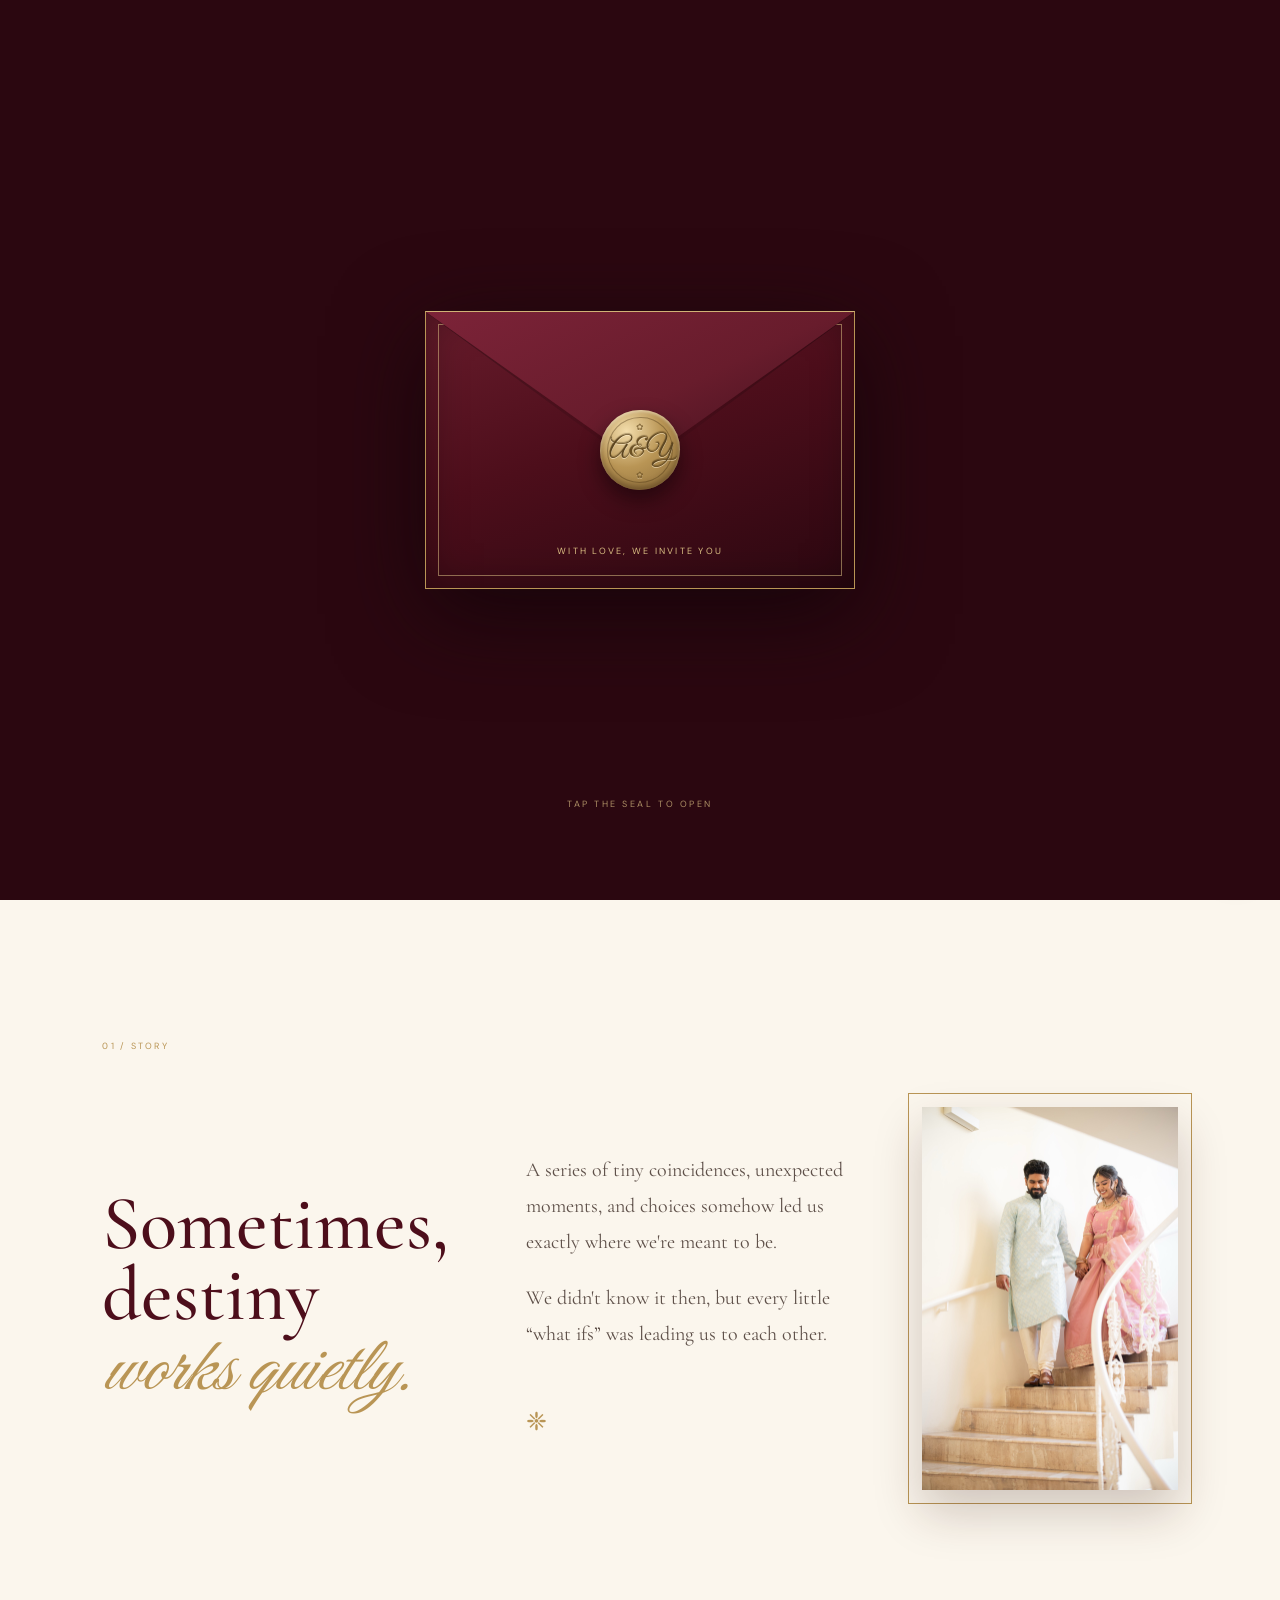
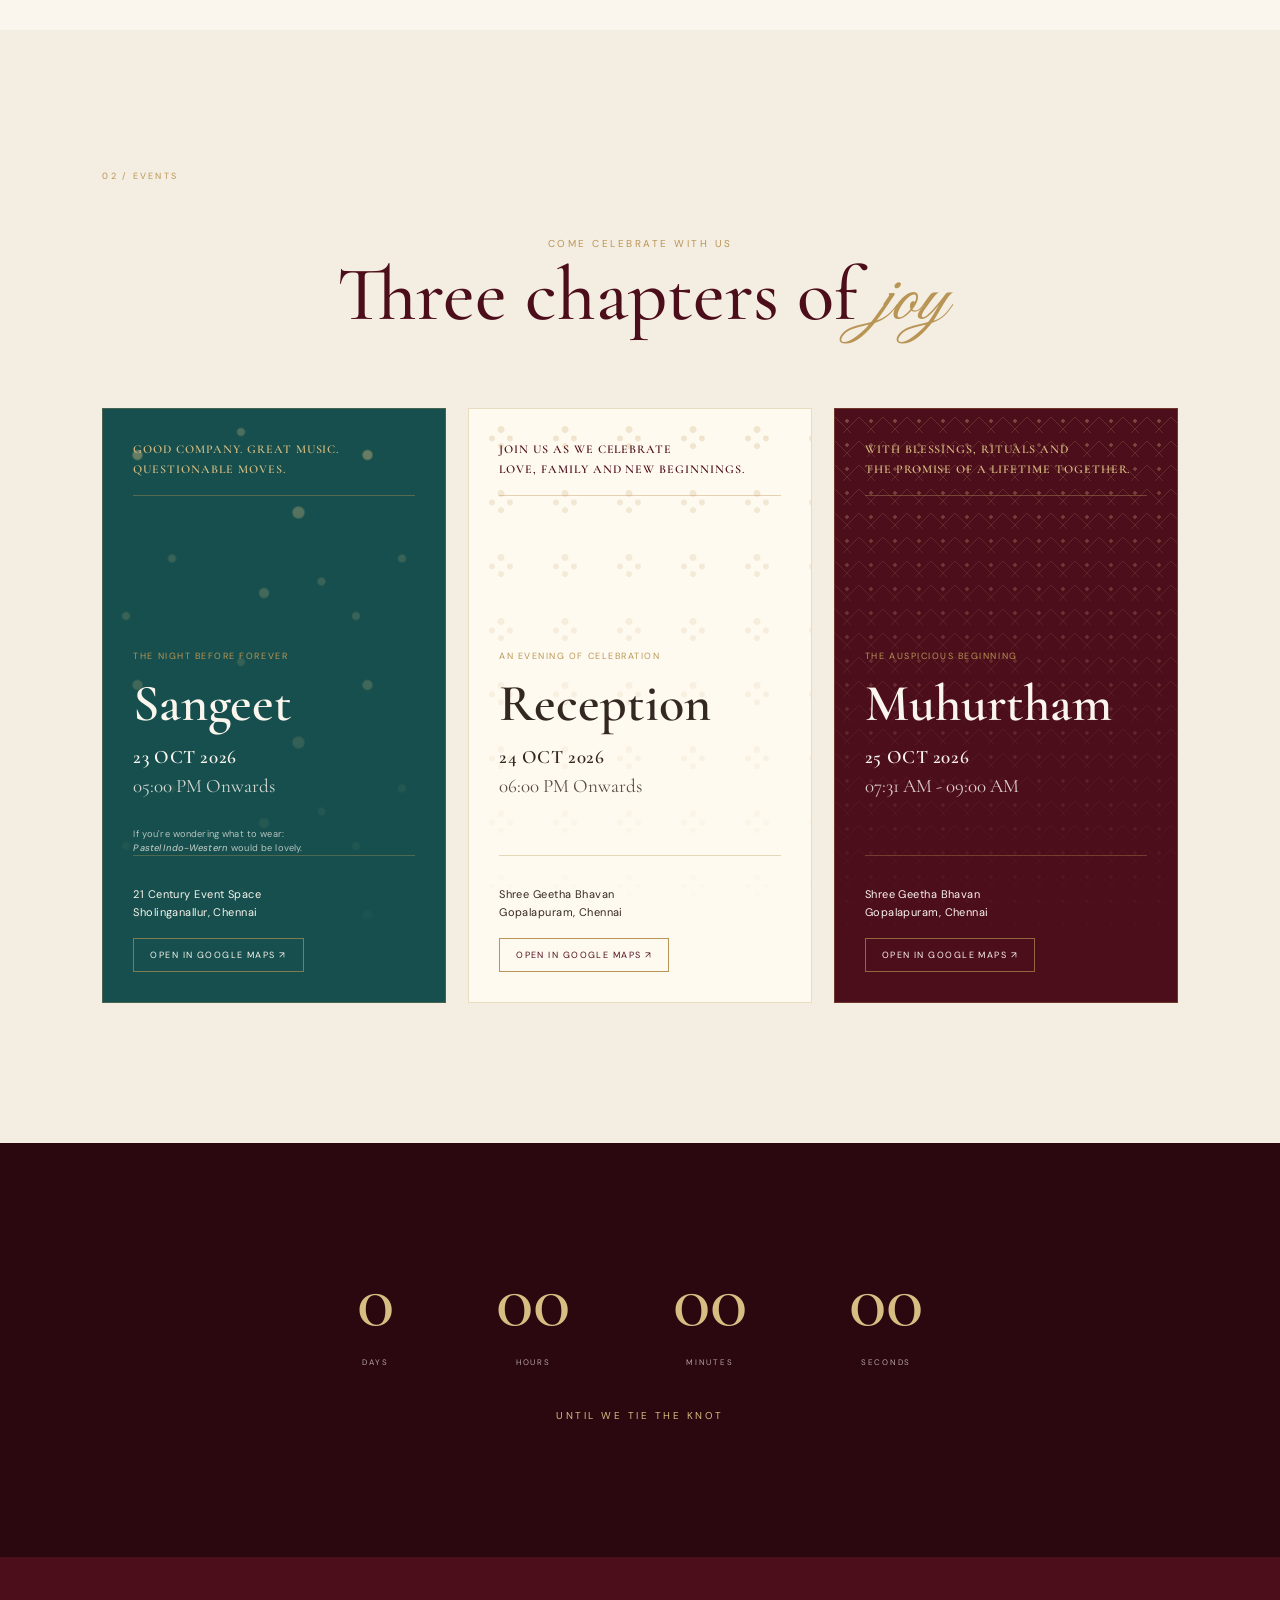
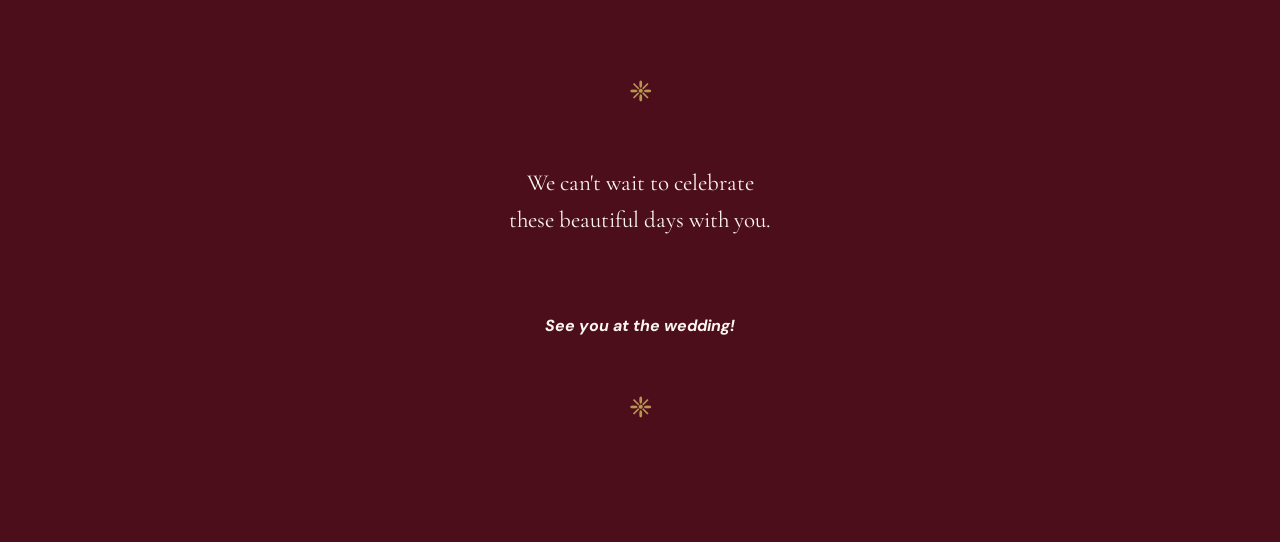
<file: 23,24,25-October/index.html>
<!doctype html>
<html lang="en">
<head>
<meta charset="utf-8"><meta name="viewport" content="width=device-width,initial-scale=1">
<meta name="theme-color" content="#4d0e1b">
<title>Akshaya & Yuvaraaj — Our Wedding</title>
<link rel="preconnect" href="https://fonts.googleapis.com"><link rel="preconnect" href="https://fonts.gstatic.com" crossorigin>
<link href="https://fonts.googleapis.com/css2?family=Cormorant+Garamond:wght@400;500;600;700&family=DM+Sans:wght@400;500;600&family=Great+Vibes&family=Marcellus&family=Parisienne&display=swap" rel="stylesheet">
<link rel="stylesheet" href="css/style.css">
</head>
<body class="locked">

<div class="envelope-screen" id="envelopeScreen">
  <div class="envelope" id="envelope">
    <div class="envelope-body">
      <button class="seal" id="sealButton" aria-label="Open invitation"><span class="seal-flourish top">✿</span><span class="seal-monogram">A<i>&</i>Y</span><span class="seal-flourish bottom">✿</span></button><p>With love, we invite you</p>
    </div>
    <div class="envelope-flap"></div>
    <div class="invitation-card">
      <div class="card-border">
        <span class="ornament">✦</span>
        <p class="eyebrow">With the blessings of our families</p>
        <h1>Akshaya & Yuvaraaj</h1>
        <p class="invite-line">joyfully invite you to celebrate<br>the beginning of our forever</p>
        <p class="card-date">23 · 24 · 25 October 2026</p><p class="card-place">Chennai</p>
        <span class="ornament">❈</span>
      </div>
    </div>
  </div>
  <p class="open-hint" id="openHint">Tap the seal to open</p>
  <audio id="bgMusic" src="audio/song.mp3" loop preload="none"></audio>
</div>

<button class="sound-toggle" id="soundToggle" aria-label="Toggle music" hidden>♪</button>

<header class="site-nav">
  <a class="brand" href="#home">A <span>&</span> Y</a>
  <nav><a href="#story">Story</a><a href="#events">Events</a></nav>
</header>

<main>
<section class="hero reveal" id="home">
  <div class="motif motif-left">✺</div><div class="hero-copy">
    <h2>Akshaya</h2><h3><i>&</i></h3><h2>Yuvaraaj</h2>
    <div class="gold-rule"></div><p class="hero-date">25 · 10 · 2026</p>
    <p class="hero-note">Three days. Three celebrations.<br>One beautiful beginning.</p>
  </div><div class="motif motif-right">✺</div><div class="kolam">◇ ◇ ◇</div>
</section>

<section class="story section reveal" id="story">
  <div class="section-label">01 / Story</div><div class="story-grid">
    <div><h3>Sometimes, destiny<br><i>works quietly.</i></h3></div>
    <div class="story-copy"><p>A series of tiny coincidences, unexpected moments, and choices somehow led us exactly where we're meant to be.</p>
    <p>We didn't know it then, but every little “what ifs” was leading us to each other.</p><div class="tiny-ornament">❈</div></div>
    <div class="story-photo"><img src="images/couple-stairs.jpeg" alt="Akshaya and Yuvaraaj"></div>
  </div>
</section>

<section class="events section reveal" id="events">
  <div class="section-label">02 / Events</div><div class="section-heading"><p class="eyebrow">Come celebrate with us</p><h3>Three chapters of <i>joy</i></h3></div>
  <div class="event-grid">
    <article class="event-card sangeet"><div class="event-texture bokeh-texture"></div><p class="event-tagline-small">Good Company. Great Music.<br>Questionable Moves.</p>
      <div class="event-spacer"></div><p class="event-kicker">The night before forever</p><h4>Sangeet</h4>
      <div class="event-datetime-big"><span class="event-date">23 OCT 2026</span><span class="event-time">05:00 PM Onwards</span></div>
      <p class="dress-code">If you're wondering what to wear: <br><i>Pastel Indo-Western</i> would be lovely.</p>
      <div class="event-venue">21 Century Event Space<br>Sholinganallur, Chennai<br><a class="card-map-button" target="_blank" rel="noopener" href="https://www.google.com/maps/search/?api=1&query=21+Century+Event+Space+Sholinganallur+Chennai">Open in Google Maps ↗</a></div></article>
    <article class="event-card reception"><div class="event-texture floral-texture"></div><p class="event-tagline-small">Join us as we celebrate<br>love, family and new beginnings.</p>
      <div class="event-spacer"></div><p class="event-kicker">An evening of celebration</p><h4>Reception</h4>
      <div class="event-datetime-big"><span class="event-date">24 OCT 2026</span><span class="event-time">06:00 PM Onwards</span></div><div class="event-venue">Shree Geetha Bhavan<br>Gopalapuram, Chennai<br><a class="card-map-button" target="_blank" rel="noopener" href="https://maps.app.goo.gl/RfTNdbBHobpae8vCA?g_st=ic">Open in Google Maps ↗</a></div></article>
    <article class="event-card muhurtham"><div class="event-texture kolam-texture"></div><p class="event-tagline-small">With blessings, rituals and<br>the promise of a lifetime together.</p>
      <div class="event-spacer"></div><p class="event-kicker">The auspicious beginning</p><h4>Muhurtham</h4>
      <div class="event-datetime-big"><span class="event-date">25 OCT 2026</span><span class="event-time">07:31 AM - 09:00 AM</span></div><div class="event-venue">Shree Geetha Bhavan<br>Gopalapuram, Chennai<br><a class="card-map-button" target="_blank" rel="noopener" href="https://www.google.com/maps/search/?api=1&query=13.0495738,80.2584821">Open in Google Maps ↗</a></div></article>
  </div>
</section>

<section class="countdown section reveal">
  <div class="countdown-grid"><div><strong id="days">—</strong><span>Days</span></div><div><strong id="hours">—</strong><span>Hours</span></div>
  <div><strong id="minutes">—</strong><span>Minutes</span></div><div><strong id="seconds">—</strong><span>Seconds</span></div></div> <br><br>
  <p class="eyebrow">Until we tie the knot</p>
</section>

<section class="closing reveal"><div class="closing-ornament">❈</div><p>We can't wait to celebrate<br>these beautiful days with you.</p>
<h4><i>See you at the wedding!</i></h4><div class="closing-ornament">❈</div></section>
</main>
<script src="js/script.js"></script>
</body>
</html>
</file>
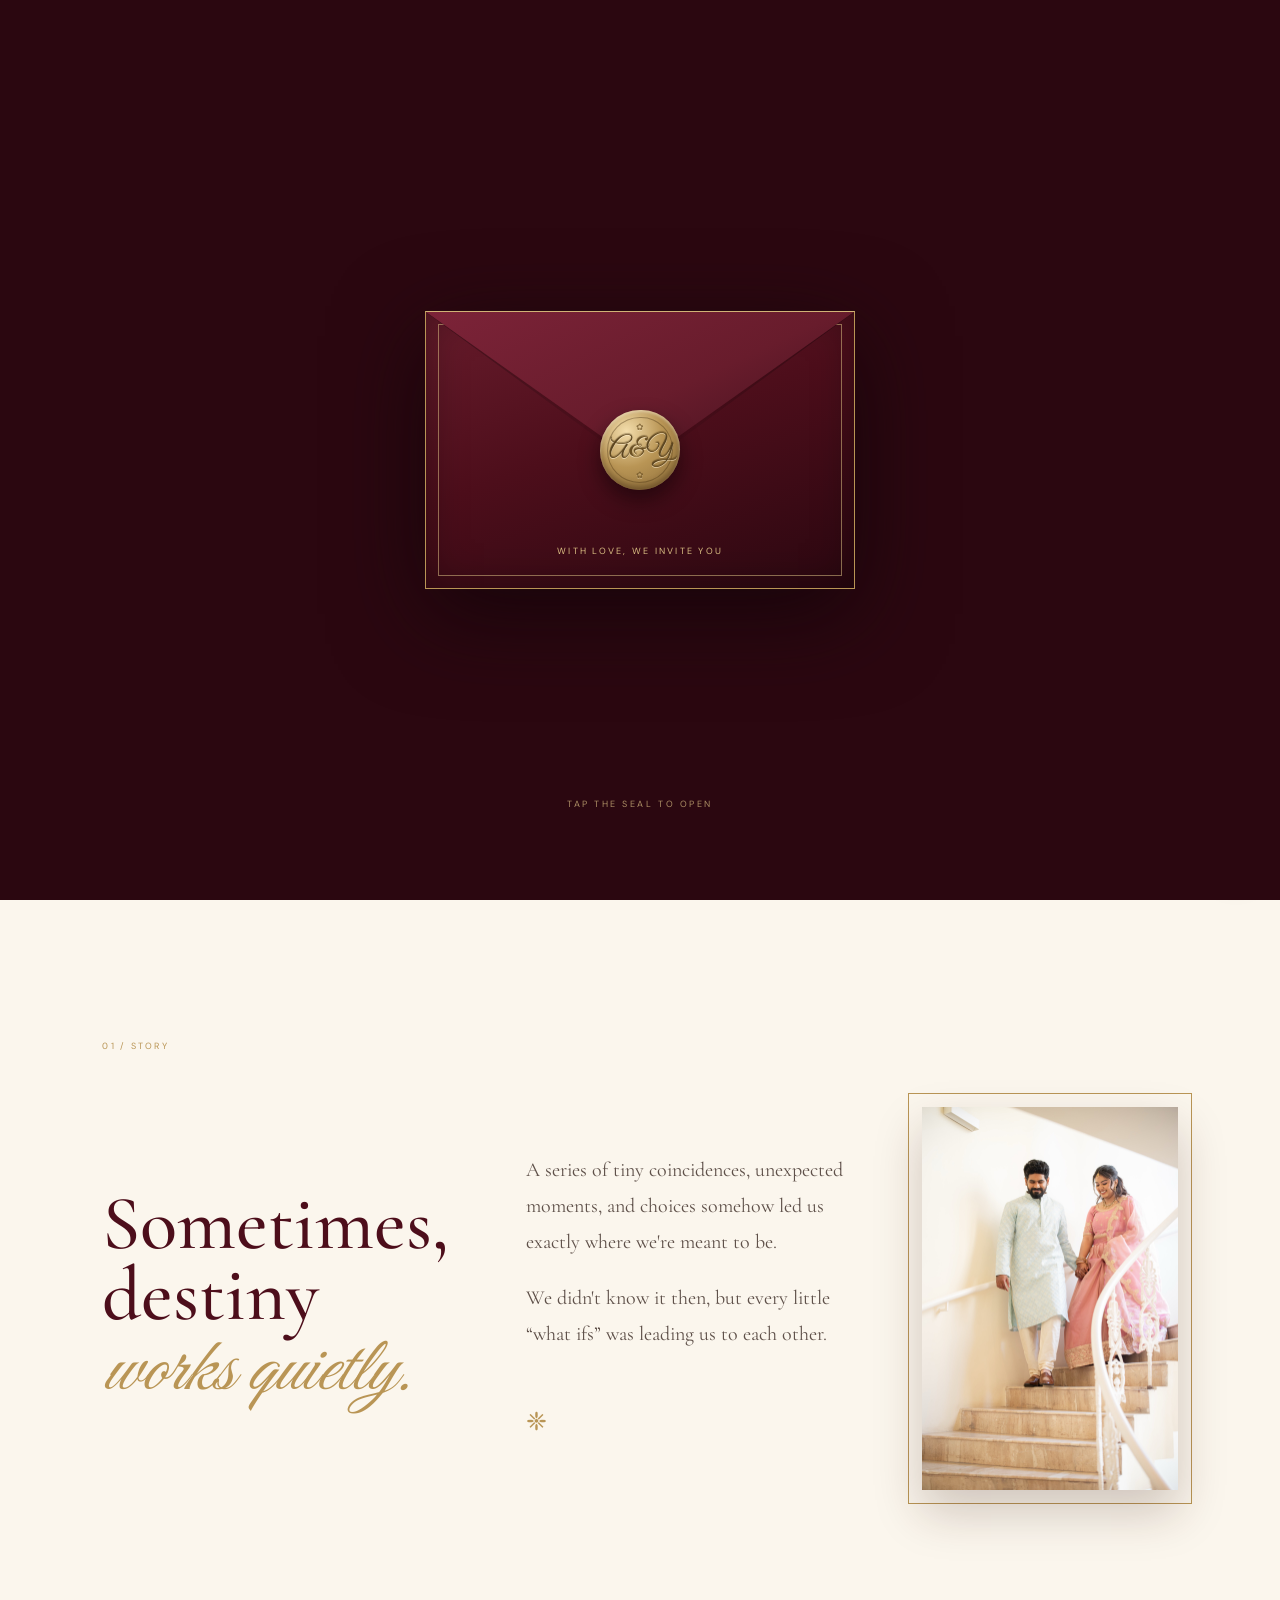
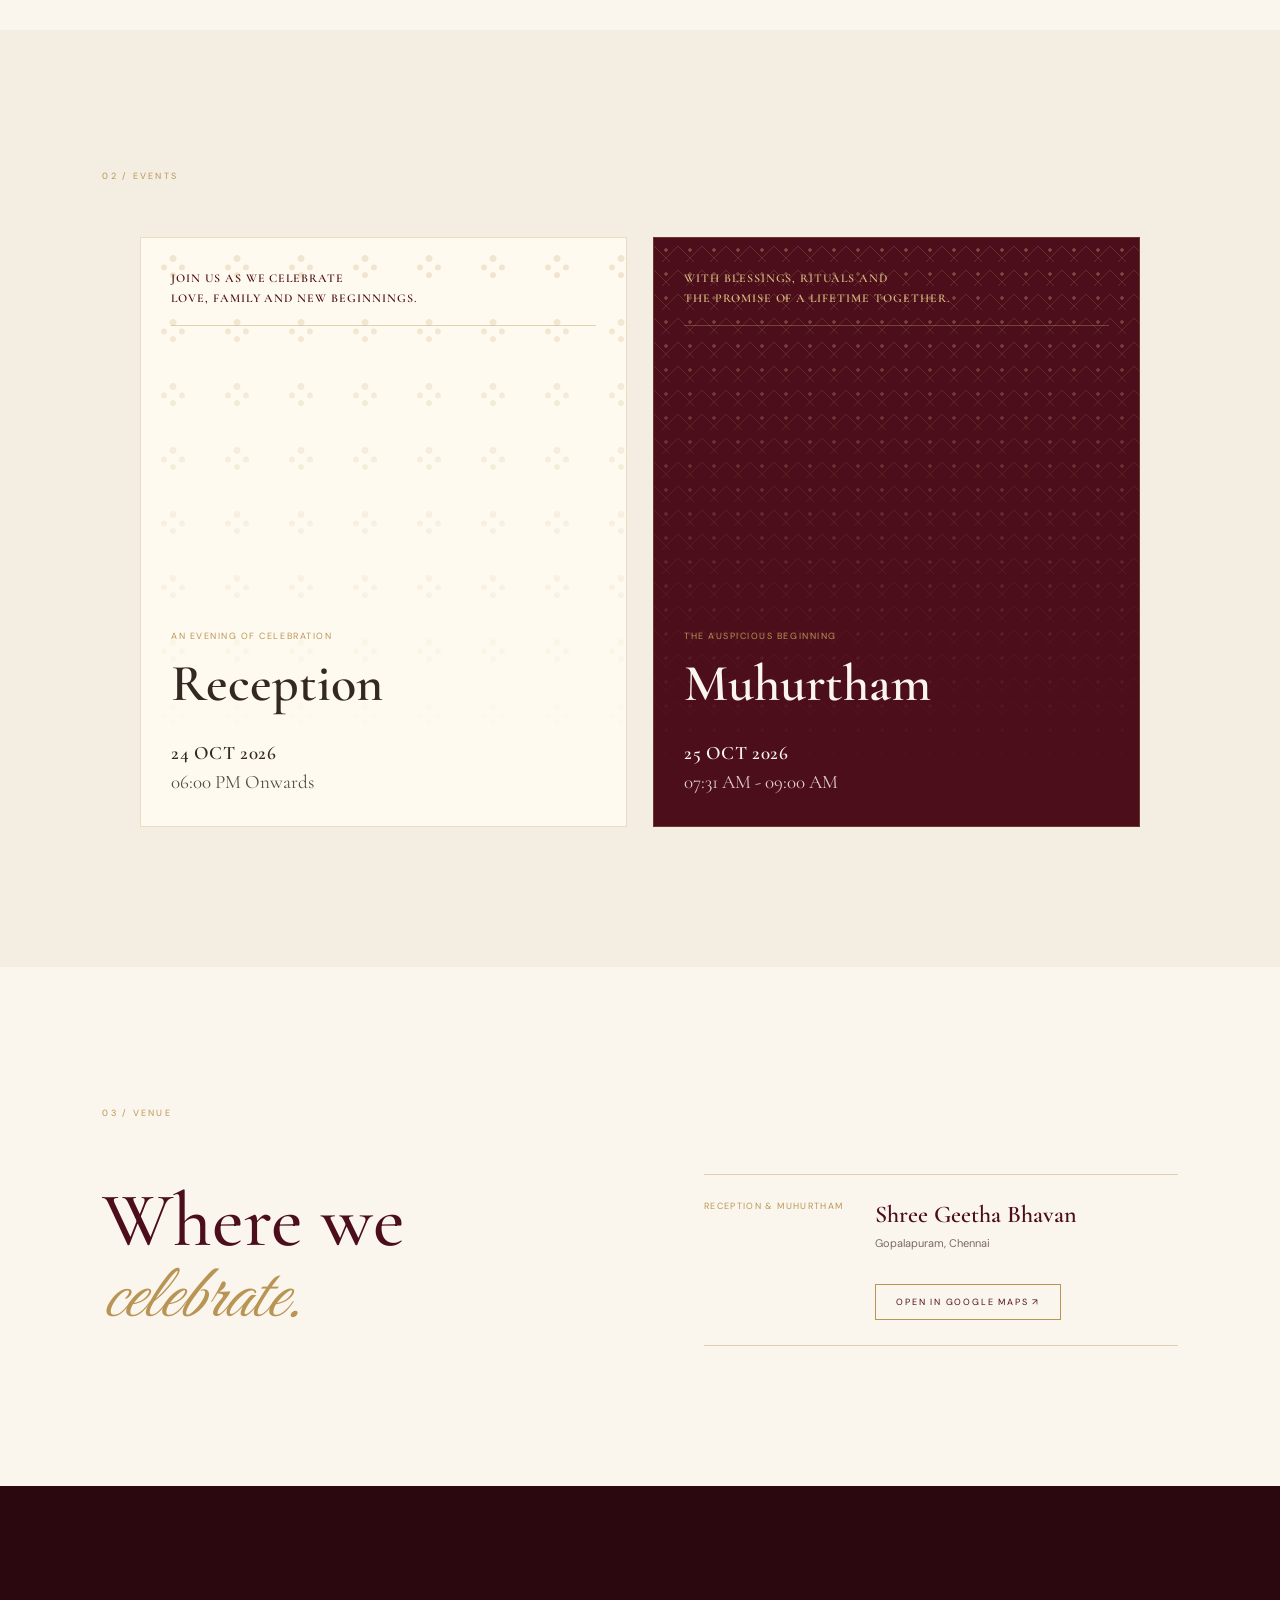
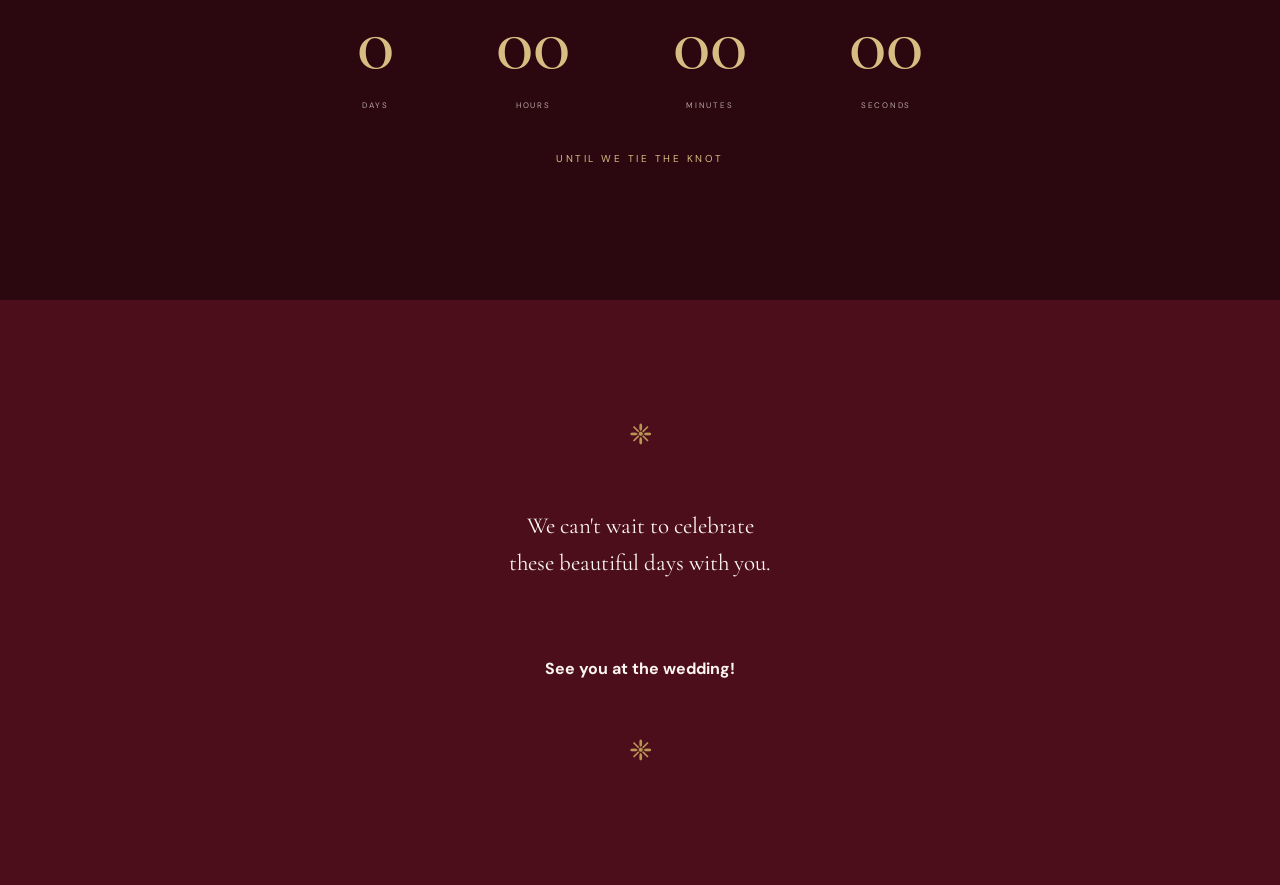
<file: 24,25-October/index.html>
<!doctype html>
<html lang="en">
<head>
<meta charset="utf-8"><meta name="viewport" content="width=device-width,initial-scale=1">
<meta name="theme-color" content="#4d0e1b">
<title>Akshaya & Yuvaraaj — Our Wedding</title>
<link rel="preconnect" href="https://fonts.googleapis.com"><link rel="preconnect" href="https://fonts.gstatic.com" crossorigin>
<link href="https://fonts.googleapis.com/css2?family=Cormorant+Garamond:wght@400;500;600;700&family=DM+Sans:wght@400;500;600&family=Great+Vibes&family=Marcellus&family=Parisienne&display=swap" rel="stylesheet">
<link rel="stylesheet" href="css/style.css">
</head>
<body class="locked">

<div class="envelope-screen" id="envelopeScreen">
  <div class="envelope" id="envelope">
    <div class="envelope-body">
      <button class="seal" id="sealButton" aria-label="Open invitation"><span class="seal-flourish top">✿</span><span class="seal-monogram">A<i>&</i>Y</span><span class="seal-flourish bottom">✿</span></button><p>With love, we invite you</p>
    </div>
    <div class="envelope-flap"></div>
    <div class="invitation-card">
      <div class="card-border">
        <span class="ornament">✦</span>
        <p class="eyebrow">With the blessings of our families</p>
        <h1>Akshaya & Yuvaraaj</h1>
        <p class="invite-line">joyfully invite you to celebrate<br>the beginning of our forever</p>
        <p class="card-date">24 · 25 October 2026</p><p class="card-place">Chennai</p>
        <span class="ornament">❈</span>
      </div>
    </div>
  </div>
  <p class="open-hint" id="openHint">Tap the seal to open</p>
  <audio id="bgMusic" src="audio/song.mp3" loop preload="none"></audio>
</div>

<button class="sound-toggle" id="soundToggle" aria-label="Toggle music" hidden>♪</button>

<header class="site-nav">
  <a class="brand" href="#home">A <span>&</span> Y</a>
  <nav><a href="#story">Story</a><a href="#events">Events</a><a href="#venue">Venue</a></nav>
</header>

<main>
<section class="hero reveal" id="home">
  <div class="motif motif-left">✺</div><div class="hero-copy">
    <h2>Akshaya</h2><h3><i>&</i></h3><h2>Yuvaraaj</h2>
    <div class="gold-rule"></div><p class="hero-date">25 · 10 · 2026</p>
    <p class="hero-note">Two hearts.<br>One beautiful beginning.</p>
  </div><div class="motif motif-right">✺</div><div class="kolam">◇ ◇ ◇</div>
</section>

<section class="story section reveal" id="story">
  <div class="section-label">01 / Story</div><div class="story-grid">
    <div><h3>Sometimes, destiny<br><i>works quietly.</i></h3></div>
    <div class="story-copy"><p>A series of tiny coincidences, unexpected moments, and choices somehow led us exactly where we're meant to be.</p>
    <p>We didn't know it then, but every little “what ifs” was leading us to each other.</p><div class="tiny-ornament">❈</div></div>
    <div class="story-photo"><img src="images/couple-stairs.jpeg" alt="Akshaya and YuvaraaJ"></div>
  </div>
</section>

<section class="events section reveal" id="events">
  <div class="section-label">02 / Events</div>
  <div class="event-grid">
    <article class="event-card reception"><div class="event-texture floral-texture"></div><p class="event-tagline-small">Join us as we celebrate<br>love, family and new beginnings.</p>
      <div class="event-lower"><div class="event-title-block"><p class="event-kicker">An evening of celebration</p><h4>Reception</h4></div>
      <div class="event-datetime-big"><span class="event-date">24 OCT 2026</span><span class="event-time">06:00 PM Onwards</span></div></div></article>
    <article class="event-card muhurtham"><div class="event-texture kolam-texture"></div><p class="event-tagline-small">With blessings, rituals and<br>the promise of a lifetime together.</p>
      <div class="event-lower"><div class="event-title-block"><p class="event-kicker">The auspicious beginning</p><h4>Muhurtham</h4></div>
      <div class="event-datetime-big"><span class="event-date">25 OCT 2026</span><span class="event-time">07:31 AM - 09:00 AM</span></div></div></article>
  </div>
</section>

<section class="venue section reveal" id="venue"><div class="section-label">03 / Venue</div><div class="venue-wrap">
  <div><h3>Where we<br><i>celebrate.</i></h3></div>
  <div class="venue-list"><div><span>Reception & Muhurtham</span><strong>Shree Geetha Bhavan</strong><small>Gopalapuram, Chennai</small>
  <a class="button" target="_blank" rel="noopener" href="https://www.google.com/maps/search/?api=1&query=13.0495738,80.2584821">Open in Google Maps ↗</a>
</div></section>

<section class="countdown section reveal">
  <div class="countdown-grid"><div><strong id="days">—</strong><span>Days</span></div><div><strong id="hours">—</strong><span>Hours</span></div>
  <div><strong id="minutes">—</strong><span>Minutes</span></div><div><strong id="seconds">—</strong><span>Seconds</span></div></div><br>
  <br><p class="eyebrow">Until we tie the knot</p>
</section>

<section class="closing reveal"><div class="closing-ornament">❈</div><p>We can't wait to celebrate<br>these beautiful days with you.</p>
<h4>See you at the wedding!</h4><div class="closing-ornament">❈</div></section>
</main>
<script src="js/script.js"></script>
</body></html>
</file>
<file: 23,24,25-October/css/style.css>
:root{--maroon:#4d0e1b;--maroon-deep:#2b0710;--maroon-soft:#681c2c;--gold:#b99555;--gold-light:#d8bd82;--teal:#164f4e;--ivory:#fbf6ed;--paper:#fffaf2;--ink:#332822;--muted:#786a61}
*{box-sizing:border-box}html{scroll-behavior:smooth}body{margin:0;background:var(--ivory);color:var(--ink);font-family:"DM Sans",sans-serif}body.locked{overflow:hidden}a{color:inherit;text-decoration:none}
.envelope-screen{position:fixed;inset:0;z-index:50;background:var(--maroon-deep);display:grid;place-items:center;overflow:hidden;transition:opacity .9s ease,visibility .9s ease}.envelope-screen.closed-out{opacity:0;visibility:hidden;pointer-events:none}
.envelope{position:relative;width:min(72vw,430px);aspect-ratio:1.55;perspective:1200px;filter:drop-shadow(0 25px 45px #17040a)}.envelope-body{position:absolute;inset:0;background:linear-gradient(160deg,var(--maroon-soft) 0%,var(--maroon) 45%,var(--maroon-deep) 100%);border:1px solid var(--gold);display:grid;place-items:center;overflow:hidden;box-shadow:inset 0 0 40px rgba(0,0,0,.35)}.envelope-body:before{content:"";position:absolute;inset:12px;border:1px solid rgba(216,189,130,.55)}.envelope-body:after{content:"";position:absolute;left:0;right:0;top:0;height:57%;background:linear-gradient(to bottom,rgba(0,0,0,.32),transparent);clip-path:polygon(0 0,100% 0,50% 100%);pointer-events:none}.envelope-body p{position:absolute;bottom:22px;color:var(--gold-light);font-size:9px;letter-spacing:.25em;text-transform:uppercase}
.seal{width:80px;height:80px;z-index:5;position:relative;border-radius:50% 48% 51% 49%/51% 49% 51% 49%;background:radial-gradient(circle at 33% 27%,#f3ddab 0%,var(--gold) 45%,#8a6a37 100%);box-shadow:0 10px 20px rgba(10,2,4,.5),inset 0 2px 3px rgba(255,246,222,.5),inset 0 -4px 7px rgba(50,32,10,.45);display:grid;place-items:center;transition:opacity .5s ease .05s,transform .6s cubic-bezier(.3,.6,.3,1) .05s,box-shadow .3s;border:none;padding:0;cursor:pointer;font:inherit;animation:sealPulse 2.6s ease-in-out infinite}.seal:hover{box-shadow:0 12px 26px rgba(10,2,4,.55),inset 0 2px 3px rgba(255,246,222,.6),inset 0 -4px 7px rgba(50,32,10,.4),0 0 0 4px rgba(216,189,130,.25)}.envelope.open .seal{opacity:0;transform:scale(.35) rotate(-16deg);animation:none}
@keyframes sealPulse{0%,100%{transform:scale(1);box-shadow:0 10px 20px rgba(10,2,4,.5),inset 0 2px 3px rgba(255,246,222,.5),inset 0 -4px 7px rgba(50,32,10,.45),0 0 0 0 rgba(216,189,130,.35)}50%{transform:scale(1.045);box-shadow:0 10px 20px rgba(10,2,4,.5),inset 0 2px 3px rgba(255,246,222,.5),inset 0 -4px 7px rgba(50,32,10,.45),0 0 0 8px rgba(216,189,130,0)}}
.open-hint{position:absolute;bottom:9%;left:50%;transform:translateX(-50%);color:var(--gold-light);font-size:9px;letter-spacing:.28em;text-transform:uppercase;opacity:.75;transition:opacity .5s ease;animation:hintFade 2.6s ease-in-out infinite}.open-hint.faded{opacity:0;animation:none}
@keyframes hintFade{0%,100%{opacity:.55}50%{opacity:.9}}
.seal:before{content:"";position:absolute;inset:7px;border-radius:inherit;border:1px solid rgba(74,52,18,.4)}
.seal-monogram{font-family:"Great Vibes";font-size:27px;line-height:1;color:#5c451f;text-shadow:0 1px 0 rgba(255,241,214,.65),0 -1px 1px rgba(58,38,10,.55);position:relative;z-index:1}.seal-monogram i{font-style:normal;margin:0 1px;color:#6b5023}
.seal-flourish{position:absolute;font-size:9px;color:#6b5023;opacity:.7;text-shadow:0 1px 0 rgba(255,241,214,.5)}.seal-flourish.top{top:11px}.seal-flourish.bottom{bottom:9px}
.envelope-flap{position:absolute;z-index:4;left:0;right:0;top:0;height:55%;background:linear-gradient(155deg,#7c2338 0%,var(--maroon-soft) 55%,#3d0f1c 100%);clip-path:polygon(0 0,100% 0,50% 100%);border-top:1px solid var(--gold-light);transform-origin:top;transition:transform 1.1s cubic-bezier(.2,.75,.2,1);filter:drop-shadow(0 8px 12px rgba(0,0,0,.4))}.envelope.open .envelope-flap{transform:rotateX(180deg)}
.invitation-card{position:absolute;z-index:3;left:7%;right:7%;top:8%;bottom:5%;background:var(--paper);padding:10px;transform:translateY(38%) scale(.94);opacity:0;transition:transform 1.15s .3s cubic-bezier(.2,.8,.2,1),opacity .5s .35s ease;box-shadow:0 12px 30px rgba(0,0,0,.18)}.envelope.open .invitation-card{transform:translateY(-4%) scale(1);opacity:1}
.card-border{height:100%;border:1px solid var(--gold);outline:1px solid rgba(185,149,85,.35);outline-offset:-6px;display:flex;flex-direction:column;align-items:center;justify-content:center;text-align:center;padding:18px}.ornament{color:var(--gold);font-size:18px;display:inline-block;animation:ornamentShimmer 4.5s ease-in-out infinite}.eyebrow{font-size:10px;letter-spacing:.25em;text-transform:uppercase;color:var(--gold);margin:0 0 15px}.card-border .eyebrow{font-size:8px;margin:9px 0}.card-border h1{font:600 clamp(26px,5vw,39px) "Cormorant Garamond";margin:5px 0 8px;color:var(--maroon)}.card-border h1 i,.hero h2 i{font-family:"Great Vibes";font-weight:400;color:var(--gold)}.invite-line{font:400 12px/1.6 "Cormorant Garamond";margin:4px 0 10px}.card-date{font-size:8px;letter-spacing:.2em;text-transform:uppercase;color:var(--maroon);margin:3px}.card-place{font-size:8px;letter-spacing:.2em;text-transform:uppercase;color:var(--muted);margin:0 0 8px}
.site-nav{position:fixed;z-index:20;top:0;left:0;right:0;height:76px;padding:0 5vw;display:flex;align-items:center;justify-content:space-between;background:rgba(251,246,237,.88);backdrop-filter:blur(12px);border-bottom:1px solid rgba(185,149,85,.18);opacity:0;transform:translateY(-15px);transition:.7s .3s}.site-nav.visible{opacity:1;transform:none}.brand{font:600 21px "Cormorant Garamond";color:var(--maroon)}.brand span{font-family:"Great Vibes";color:var(--gold)}.site-nav nav{display:flex;gap:34px;font-size:10px;text-transform:uppercase;letter-spacing:.18em;color:var(--maroon)}
.hero{min-height:100svh;background:var(--maroon);color:var(--ivory);display:grid;place-items:center;text-align:center;position:relative;overflow:hidden;padding:100px 20px 70px}.hero:before{content:"";position:absolute;inset:5%;border:1px solid rgba(216,189,130,.32)}.hero:after{content:"";position:absolute;inset:7%;border:1px solid rgba(216,189,130,.13)}.hero-copy{position:relative;z-index:2}.hero .eyebrow{color:var(--gold-light)}.hero h2{font:600 clamp(58px,11vw,125px)/.8 "Cormorant Garamond";margin:0 0 24px}.hero h3{margin:6px 0}.hero h3 i{display:inline-block;animation:ampGlow 3.2s ease-in-out infinite;text-shadow:0 0 0 rgba(216,189,130,0)}.gold-rule{height:1px;width:100px;background:var(--gold);margin:auto}.hero-date{font-size:14px;letter-spacing:.45em;margin:23px 0;color:var(--gold-light)}.hero-note{font:400 14px/1.7 "Cormorant Garamond";opacity:.82}.motif{position:absolute;color:var(--gold);font-size:160px;opacity:.12;animation:motifFloat 9s ease-in-out infinite}.motif-left{left:-55px;top:22%}.motif-right{right:-55px;bottom:18%;animation-delay:-4.5s}.kolam{position:absolute;bottom:8%;font-size:25px;letter-spacing:14px;color:var(--gold);opacity:.35}
.section{padding:140px 8vw;max-width:1450px;margin:auto}.section-label{font-size:9px;letter-spacing:.25em;color:var(--gold);text-transform:uppercase;margin-bottom:55px}.story-grid{display:grid;grid-template-columns:.9fr 1fr .8fr;gap:6vw;align-items:center}.venue-wrap{display:grid;grid-template-columns:1fr 1fr;gap:10vw;align-items:center}
.story-photo{position:relative}.story-photo:before{content:"";position:absolute;inset:-14px;border:1px solid var(--gold);z-index:0}.story-photo img{position:relative;z-index:1;display:block;width:100%;height:100%;min-height:380px;object-fit:cover;object-position:top center;box-shadow:0 22px 45px rgba(57,27,18,.22)}h3{font:500 clamp(48px,6vw,82px)/.92 "Cormorant Garamond";color:var(--maroon);margin:0}h3 i{font-family:"Great Vibes";font-weight:400;color:var(--gold)}
.story-copy{max-width:530px;font:400 20px/1.8 "Cormorant Garamond";color:#5f514a}.story-copy p{margin:0 0 20px}.tiny-ornament{color:var(--gold);font-size:25px;margin-top:28px;display:inline-block;animation:ornamentShimmer 5s ease-in-out infinite .8s}.events{background:#f4ede2;max-width:none;padding-left:8vw;padding-right:8vw}.section-heading{text-align:center;margin-bottom:70px}.section-heading .eyebrow{margin-bottom:10px}.event-grid{display:grid;grid-template-columns:repeat(3,1fr);gap:22px;max-width:1250px;margin:auto}.event-card{min-height:590px;padding:30px;display:flex;flex-direction:column;position:relative;overflow:hidden;border:1px solid rgba(185,149,85,.3);transition:transform .45s,box-shadow .45s}.event-card:hover{transform:translateY(-9px);box-shadow:0 22px 50px rgba(57,27,18,.13)}.sangeet{background:var(--teal);color:var(--ivory)}.reception{background:#fffaf0}.muhurtham{background:var(--maroon);color:var(--ivory)}.event-tagline-small{font:600 12px/1.7 "Cormorant Garamond";letter-spacing:.08em;text-transform:uppercase;color:var(--gold-light);margin:0 0 4px;padding-bottom:16px;border-bottom:1px solid rgba(185,149,85,.4)}.reception .event-tagline-small{color:var(--maroon)}
.event-spacer{height:150px}.event-texture{position:absolute;inset:0;z-index:0;pointer-events:none}.event-card>*:not(.event-texture){position:relative;z-index:1}
.bokeh-texture{opacity:.5;background-image:radial-gradient(circle at 15% 20%,rgba(216,189,130,.9) 0 4px,transparent 6px),radial-gradient(circle at 60% 10%,rgba(216,189,130,.6) 0 3px,transparent 5px),radial-gradient(circle at 85% 45%,rgba(216,189,130,.8) 0 5px,transparent 7px),radial-gradient(circle at 30% 65%,rgba(216,189,130,.5) 0 3px,transparent 5px),radial-gradient(circle at 70% 80%,rgba(216,189,130,.7) 0 4px,transparent 6px),radial-gradient(circle at 10% 90%,rgba(216,189,130,.6) 0 3px,transparent 5px),radial-gradient(circle at 95% 75%,rgba(216,189,130,.55) 0 3px,transparent 5px);background-size:230px 230px;mask-image:linear-gradient(to bottom,#000,transparent 92%);animation:driftBokeh 26s linear infinite}
.floral-texture{opacity:.22;background-image:radial-gradient(circle at 50% 32%,var(--gold) 0 3px,transparent 4px),radial-gradient(circle at 36% 46%,var(--gold) 0 2.5px,transparent 3.5px),radial-gradient(circle at 64% 46%,var(--gold) 0 2.5px,transparent 3.5px),radial-gradient(circle at 50% 58%,var(--gold) 0 2.5px,transparent 3.5px);background-size:64px 64px;mask-image:linear-gradient(to bottom,#000,transparent 92%);animation:driftFloral 16s linear infinite}
.kolam-texture{opacity:.34;background-image:radial-gradient(circle,var(--gold-light) 1.5px,transparent 2px),repeating-linear-gradient(45deg,transparent 0 11px,rgba(216,189,130,.55) 11px 12px,transparent 12px 23px),repeating-linear-gradient(-45deg,transparent 0 11px,rgba(216,189,130,.55) 11px 12px,transparent 12px 23px);background-size:24px 24px;mask-image:linear-gradient(to bottom,#000,transparent 92%);animation:driftKolam 10s linear infinite}
@keyframes driftBokeh{0%{background-position:0 0}100%{background-position:230px 115px}}
@keyframes driftFloral{0%{background-position:0 0}100%{background-position:-128px 128px}}
@keyframes driftKolam{0%{background-position:0 0}100%{background-position:48px 48px}}
.event-kicker{font-size:9px;text-transform:uppercase;letter-spacing:.17em;color:var(--gold);margin:0 0 10px}.event-card h4{font:600 52px "Cormorant Garamond";margin:0 0 8px}.event-datetime-big{font:400 19px/1.5 "Cormorant Garamond";margin:0 0 20px}.event-datetime-big .event-date{display:block;font-weight:600;letter-spacing:.03em}.event-datetime-big .event-time{display:block;opacity:.82}.event-venue{margin-top:auto;padding-top:30px;border-top:1px solid rgba(185,149,85,.35);font-size:11px;line-height:1.6;letter-spacing:.04em}
.card-map-button{margin-top:16px;display:inline-flex;align-items:center;gap:8px;width:fit-content;border:1px solid rgba(185,149,85,.65);color:inherit;padding:9px 16px;font-size:9px;letter-spacing:.16em;text-transform:uppercase;transition:.3s}.card-map-button:hover{background:var(--gold);border-color:var(--gold);color:var(--maroon-deep)}.reception .card-map-button{border-color:var(--gold);color:var(--maroon)}.reception .card-map-button:hover{color:var(--ivory)}
.countdown{background:var(--maroon-deep);max-width:none;color:var(--ivory);text-align:center;padding-top:110px;padding-bottom:120px}.countdown .eyebrow{color:var(--gold-light)}.countdown-grid{display:flex;justify-content:center;gap:clamp(30px,8vw,120px)}.countdown-grid div{display:flex;flex-direction:column;gap:10px}.countdown-grid strong{font:500 clamp(42px,7vw,78px) "Cormorant Garamond";color:var(--gold-light)}.countdown-grid span{font-size:8px;letter-spacing:.22em;text-transform:uppercase;opacity:.65}
.venue{background:var(--ivory)}.venue-list{border-top:1px solid rgba(185,149,85,.4)}.venue-list>div{padding:25px 0;border-bottom:1px solid rgba(185,149,85,.4);display:grid;grid-template-columns:1fr 2fr;gap:20px}.venue-list span{font-size:9px;text-transform:uppercase;letter-spacing:.15em;color:var(--gold)}.venue-list strong{font:600 24px "Cormorant Garamond";color:var(--maroon)}.venue-list small{grid-column:2;color:var(--muted);font-size:11px;margin-top:-13px}.venue-list .button{grid-column:2;justify-self:start;margin-top:14px;display:inline-flex;align-items:center;gap:9px;white-space:nowrap;border:1px solid var(--gold);color:var(--maroon);padding:11px 20px;font-size:9px;letter-spacing:.2em;text-transform:uppercase;transition:.3s}.venue-list .button:hover{background:var(--gold);color:var(--ivory)}
.sound-toggle{position:fixed;z-index:30;right:22px;bottom:22px;width:44px;height:44px;border-radius:50%;border:1px solid var(--gold);background:rgba(251,246,237,.9);backdrop-filter:blur(8px);color:var(--maroon);font-size:16px;display:grid;place-items:center;cursor:pointer;transition:.3s;box-shadow:0 8px 22px rgba(57,27,18,.15)}.sound-toggle:hover{background:var(--gold);color:var(--ivory)}.sound-toggle.muted{opacity:.55}
.closing{min-height:65vh;background:var(--maroon);color:var(--ivory);display:grid;place-items:center;text-align:center;padding:100px 20px}.closing p{font:400 23px/1.6 "Cormorant Garamond"}.closing h3{color:var(--ivory);font-size:54px}.closing h3 i{color:var(--gold-light)}.closing-ornament{color:var(--gold);font-size:28px;display:inline-block;animation:ornamentShimmer 4.5s ease-in-out infinite 1.2s}.reveal{opacity:0;transform:translateY(35px);transition:opacity .9s ease,transform .9s ease}.reveal.in-view{opacity:1;transform:none}
@keyframes pulse{50%{transform:scale(1.05);box-shadow:0 0 25px rgba(216,189,130,.12)}}@keyframes float{50%{transform:translateY(-20px) rotate(8deg)}}@keyframes sound{50%{transform:translateY(-13px) scale(1.05)}}
@keyframes motifFloat{0%,100%{transform:translateY(0) rotate(0deg) scale(1)}33%{transform:translateY(-30px) rotate(10deg) scale(1.05)}66%{transform:translateY(14px) rotate(-8deg) scale(.97)}}
@keyframes ornamentShimmer{0%,100%{opacity:1;transform:rotate(0deg) scale(1)}50%{opacity:.5;transform:rotate(14deg) scale(1.15)}}
@keyframes ampGlow{0%,100%{transform:scale(1);text-shadow:0 0 0 rgba(216,189,130,0)}50%{transform:scale(1.1);text-shadow:0 0 18px rgba(216,189,130,.65)}}
@media(max-width:800px){.site-nav{height:62px}.site-nav nav{gap:17px}.hero h2{font-size:60px}.section{padding:95px 7vw}.story-grid,.venue-wrap{grid-template-columns:1fr;gap:50px}.story-photo img{min-height:280px}.event-grid{grid-template-columns:1fr}.event-card{min-height:520px}.countdown-grid{gap:20px}.countdown-grid strong{font-size:38px}.venue-list>div{grid-template-columns:1fr}.venue-list small{grid-column:1;margin-top:-10px}.venue-list .button{grid-column:1}.motif{font-size:100px}
.envelope{aspect-ratio:1.05}.invitation-card{left:5%;right:5%;top:6%;bottom:4%;overflow:hidden}.card-border{padding:10px;outline-offset:-4px}.card-border .eyebrow{font-size:6.5px;margin:0 0 4px;letter-spacing:.18em}.card-border h1{font-size:clamp(19px,6.4vw,26px);margin:2px 0 4px}.invite-line{font-size:9.5px;line-height:1.4;margin:2px 0 6px}.card-date{font-size:6.5px;margin:2px;letter-spacing:.15em}.card-place{font-size:6.5px;margin:0 0 3px;letter-spacing:.15em}.card-border .ornament{font-size:13px}}
@media(prefers-reduced-motion:reduce){*,*:before,*:after{scroll-behavior:auto!important;animation:none!important;transition-duration:.01ms!important}}
.dress-code {margin: 8px 0 0;font-size: 0.58rem;line-height: 1.45;font-weight: 400;letter-spacing: 0.015em;opacity: 0.7;max-width: 500px;}
.dress-code i {font-style: italic;font-weight: 500;}
</file>
<file: 24,25-October/css/style.css>
:root{--maroon:#4d0e1b;--maroon-deep:#2b0710;--maroon-soft:#681c2c;--gold:#b99555;--gold-light:#d8bd82;--teal:#164f4e;--ivory:#fbf6ed;--paper:#fffaf2;--ink:#332822;--muted:#786a61}
*{box-sizing:border-box}html{scroll-behavior:smooth}body{margin:0;background:var(--ivory);color:var(--ink);font-family:"DM Sans",sans-serif}body.locked{overflow:hidden}a{color:inherit;text-decoration:none}
.envelope-screen{position:fixed;inset:0;z-index:50;background:var(--maroon-deep);display:grid;place-items:center;overflow:hidden;transition:opacity .9s ease,visibility .9s ease}.envelope-screen.closed-out{opacity:0;visibility:hidden;pointer-events:none}
.envelope{position:relative;width:min(72vw,430px);aspect-ratio:1.55;perspective:1200px;filter:drop-shadow(0 25px 45px #17040a)}.envelope-body{position:absolute;inset:0;background:linear-gradient(160deg,var(--maroon-soft) 0%,var(--maroon) 45%,var(--maroon-deep) 100%);border:1px solid var(--gold);display:grid;place-items:center;overflow:hidden;box-shadow:inset 0 0 40px rgba(0,0,0,.35)}.envelope-body:before{content:"";position:absolute;inset:12px;border:1px solid rgba(216,189,130,.55)}.envelope-body:after{content:"";position:absolute;left:0;right:0;top:0;height:57%;background:linear-gradient(to bottom,rgba(0,0,0,.32),transparent);clip-path:polygon(0 0,100% 0,50% 100%);pointer-events:none}.envelope-body p{position:absolute;bottom:22px;color:var(--gold-light);font-size:9px;letter-spacing:.25em;text-transform:uppercase}
.seal{width:80px;height:80px;z-index:5;position:relative;border-radius:50% 48% 51% 49%/51% 49% 51% 49%;background:radial-gradient(circle at 33% 27%,#f3ddab 0%,var(--gold) 45%,#8a6a37 100%);box-shadow:0 10px 20px rgba(10,2,4,.5),inset 0 2px 3px rgba(255,246,222,.5),inset 0 -4px 7px rgba(50,32,10,.45);display:grid;place-items:center;transition:opacity .5s ease .05s,transform .6s cubic-bezier(.3,.6,.3,1) .05s,box-shadow .3s;border:none;padding:0;cursor:pointer;font:inherit;animation:sealPulse 2.6s ease-in-out infinite}.seal:hover{box-shadow:0 12px 26px rgba(10,2,4,.55),inset 0 2px 3px rgba(255,246,222,.6),inset 0 -4px 7px rgba(50,32,10,.4),0 0 0 4px rgba(216,189,130,.25)}.envelope.open .seal{opacity:0;transform:scale(.35) rotate(-16deg);animation:none}
@keyframes sealPulse{0%,100%{transform:scale(1);box-shadow:0 10px 20px rgba(10,2,4,.5),inset 0 2px 3px rgba(255,246,222,.5),inset 0 -4px 7px rgba(50,32,10,.45),0 0 0 0 rgba(216,189,130,.35)}50%{transform:scale(1.045);box-shadow:0 10px 20px rgba(10,2,4,.5),inset 0 2px 3px rgba(255,246,222,.5),inset 0 -4px 7px rgba(50,32,10,.45),0 0 0 8px rgba(216,189,130,0)}}
.open-hint{position:absolute;bottom:9%;left:50%;transform:translateX(-50%);color:var(--gold-light);font-size:9px;letter-spacing:.28em;text-transform:uppercase;opacity:.75;transition:opacity .5s ease;animation:hintFade 2.6s ease-in-out infinite}.open-hint.faded{opacity:0;animation:none}
@keyframes hintFade{0%,100%{opacity:.55}50%{opacity:.9}}
.seal:before{content:"";position:absolute;inset:7px;border-radius:inherit;border:1px solid rgba(74,52,18,.4)}
.seal-monogram{font-family:"Great Vibes";font-size:27px;line-height:1;color:#5c451f;text-shadow:0 1px 0 rgba(255,241,214,.65),0 -1px 1px rgba(58,38,10,.55);position:relative;z-index:1}.seal-monogram i{font-style:normal;margin:0 1px;color:#6b5023}
.seal-flourish{position:absolute;font-size:9px;color:#6b5023;opacity:.7;text-shadow:0 1px 0 rgba(255,241,214,.5)}.seal-flourish.top{top:11px}.seal-flourish.bottom{bottom:9px}
.envelope-flap{position:absolute;z-index:4;left:0;right:0;top:0;height:55%;background:linear-gradient(155deg,#7c2338 0%,var(--maroon-soft) 55%,#3d0f1c 100%);clip-path:polygon(0 0,100% 0,50% 100%);border-top:1px solid var(--gold-light);transform-origin:top;transition:transform 1.1s cubic-bezier(.2,.75,.2,1);filter:drop-shadow(0 8px 12px rgba(0,0,0,.4))}.envelope.open .envelope-flap{transform:rotateX(180deg)}
.invitation-card{position:absolute;z-index:3;left:7%;right:7%;top:8%;bottom:5%;background:var(--paper);padding:10px;transform:translateY(38%) scale(.94);opacity:0;transition:transform 1.15s .3s cubic-bezier(.2,.8,.2,1),opacity .5s .35s ease;box-shadow:0 12px 30px rgba(0,0,0,.18)}.envelope.open .invitation-card{transform:translateY(-4%) scale(1);opacity:1}
.card-border{height:100%;border:1px solid var(--gold);outline:1px solid rgba(185,149,85,.35);outline-offset:-6px;display:flex;flex-direction:column;align-items:center;justify-content:center;text-align:center;padding:18px}.ornament{color:var(--gold);font-size:18px;display:inline-block;animation:ornamentShimmer 4.5s ease-in-out infinite}.eyebrow{font-size:10px;letter-spacing:.25em;text-transform:uppercase;color:var(--gold);margin:0 0 15px}.card-border .eyebrow{font-size:8px;margin:9px 0}.card-border h1{font:600 clamp(26px,5vw,39px) "Cormorant Garamond";margin:5px 0 8px;color:var(--maroon)}.card-border h1 i,.hero h2 i{font-family:"Great Vibes";font-weight:400;color:var(--gold)}.invite-line{font:400 12px/1.6 "Cormorant Garamond";margin:4px 0 10px}.card-date{font-size:8px;letter-spacing:.2em;text-transform:uppercase;color:var(--maroon);margin:3px}.card-place{font-size:8px;letter-spacing:.2em;text-transform:uppercase;color:var(--muted);margin:0 0 8px}
.site-nav{position:fixed;z-index:20;top:0;left:0;right:0;height:76px;padding:0 5vw;display:flex;align-items:center;justify-content:space-between;background:rgba(251,246,237,.88);backdrop-filter:blur(12px);border-bottom:1px solid rgba(185,149,85,.18);opacity:0;transform:translateY(-15px);transition:.7s .3s}.site-nav.visible{opacity:1;transform:none}.brand{font:600 21px "Cormorant Garamond";color:var(--maroon)}.brand span{font-family:"Great Vibes";color:var(--gold)}.site-nav nav{display:flex;gap:34px;font-size:10px;text-transform:uppercase;letter-spacing:.18em;color:var(--maroon)}
.hero{min-height:100svh;background:var(--maroon);color:var(--ivory);display:grid;place-items:center;text-align:center;position:relative;overflow:hidden;padding:100px 20px 70px}.hero:before{content:"";position:absolute;inset:5%;border:1px solid rgba(216,189,130,.32)}.hero:after{content:"";position:absolute;inset:7%;border:1px solid rgba(216,189,130,.13)}.hero-copy{position:relative;z-index:2}.hero .eyebrow{color:var(--gold-light)}.hero h2{font:600 clamp(58px,11vw,125px)/.8 "Cormorant Garamond";margin:0 0 24px}.hero h3{margin:6px 0}.hero h3 i{display:inline-block;animation:ampGlow 3.2s ease-in-out infinite;text-shadow:0 0 0 rgba(216,189,130,0)}.gold-rule{height:1px;width:100px;background:var(--gold);margin:auto}.hero-date{font-size:14px;letter-spacing:.45em;margin:23px 0;color:var(--gold-light)}.hero-note{font:400 14px/1.7 "Cormorant Garamond";opacity:.82}.motif{position:absolute;color:var(--gold);font-size:160px;opacity:.12;animation:motifFloat 9s ease-in-out infinite}.motif-left{left:-55px;top:22%}.motif-right{right:-55px;bottom:18%;animation-delay:-4.5s}.kolam{position:absolute;bottom:8%;font-size:25px;letter-spacing:14px;color:var(--gold);opacity:.35}
.section{padding:140px 8vw;max-width:1450px;margin:auto}.section-label{font-size:9px;letter-spacing:.25em;color:var(--gold);text-transform:uppercase;margin-bottom:55px}.story-grid{display:grid;grid-template-columns:.9fr 1fr .8fr;gap:6vw;align-items:stretch}.venue-wrap{display:grid;grid-template-columns:1fr 1fr;gap:10vw;align-items:center}
.story-grid>div:first-child,.story-copy{display:flex;flex-direction:column;justify-content:center}.story-photo{position:relative}.story-photo:before{content:"";position:absolute;inset:-14px;border:1px solid var(--gold);z-index:0}.story-photo img{position:relative;z-index:1;display:block;width:100%;height:100%;min-height:380px;object-fit:cover;object-position:top center;box-shadow:0 22px 45px rgba(57,27,18,.22)}h3{font:500 clamp(48px,6vw,82px)/.92 "Cormorant Garamond";color:var(--maroon);margin:0}h3 i{font-family:"Great Vibes";font-weight:400;color:var(--gold)}
.story-copy{max-width:530px;font:400 20px/1.8 "Cormorant Garamond";color:#5f514a}.story-copy p{margin:0 0 20px}.tiny-ornament{color:var(--gold);font-size:25px;margin-top:28px;display:inline-block;animation:ornamentShimmer 5s ease-in-out infinite .8s}.events{background:#f4ede2;max-width:none;padding-left:8vw;padding-right:8vw}.section-heading{text-align:center;margin-bottom:70px}.section-heading .eyebrow{margin-bottom:10px}.event-grid{display:grid;grid-template-columns:repeat(2,1fr);gap:26px;max-width:1000px;margin:auto}.event-card{min-height:590px;padding:30px;display:flex;flex-direction:column;justify-content:space-between;position:relative;overflow:hidden;border:1px solid rgba(185,149,85,.3);transition:transform .45s,box-shadow .45s}.event-card:hover{transform:translateY(-9px);box-shadow:0 22px 50px rgba(57,27,18,.13)}.reception{background:#fffaf0}.muhurtham{background:var(--maroon);color:var(--ivory)}.event-tagline-small{font:600 12px/1.7 "Cormorant Garamond";letter-spacing:.08em;text-transform:uppercase;color:var(--gold-light);margin:0 0 4px;padding-bottom:16px;border-bottom:1px solid rgba(185,149,85,.4)}.reception .event-tagline-small{color:var(--maroon)}
.event-texture{position:absolute;inset:0;z-index:0;pointer-events:none}.event-card>*:not(.event-texture){position:relative;z-index:1}
.bokeh-texture{opacity:.5;background-image:radial-gradient(circle at 15% 20%,rgba(216,189,130,.9) 0 4px,transparent 6px),radial-gradient(circle at 60% 10%,rgba(216,189,130,.6) 0 3px,transparent 5px),radial-gradient(circle at 85% 45%,rgba(216,189,130,.8) 0 5px,transparent 7px),radial-gradient(circle at 30% 65%,rgba(216,189,130,.5) 0 3px,transparent 5px),radial-gradient(circle at 70% 80%,rgba(216,189,130,.7) 0 4px,transparent 6px),radial-gradient(circle at 10% 90%,rgba(216,189,130,.6) 0 3px,transparent 5px),radial-gradient(circle at 95% 75%,rgba(216,189,130,.55) 0 3px,transparent 5px);background-size:230px 230px;mask-image:linear-gradient(to bottom,#000,transparent 92%);animation:driftBokeh 26s linear infinite}
.floral-texture{opacity:.22;background-image:radial-gradient(circle at 50% 32%,var(--gold) 0 3px,transparent 4px),radial-gradient(circle at 36% 46%,var(--gold) 0 2.5px,transparent 3.5px),radial-gradient(circle at 64% 46%,var(--gold) 0 2.5px,transparent 3.5px),radial-gradient(circle at 50% 58%,var(--gold) 0 2.5px,transparent 3.5px);background-size:64px 64px;mask-image:linear-gradient(to bottom,#000,transparent 92%);animation:driftFloral 16s linear infinite}
.kolam-texture{opacity:.34;background-image:radial-gradient(circle,var(--gold-light) 1.5px,transparent 2px),repeating-linear-gradient(45deg,transparent 0 11px,rgba(216,189,130,.55) 11px 12px,transparent 12px 23px),repeating-linear-gradient(-45deg,transparent 0 11px,rgba(216,189,130,.55) 11px 12px,transparent 12px 23px);background-size:24px 24px;mask-image:linear-gradient(to bottom,#000,transparent 92%);animation:driftKolam 10s linear infinite}
@keyframes driftBokeh{0%{background-position:0 0}100%{background-position:230px 115px}}
@keyframes driftFloral{0%{background-position:0 0}100%{background-position:-128px 128px}}
@keyframes driftKolam{0%{background-position:0 0}100%{background-position:48px 48px}}
.event-lower{display:flex;flex-direction:column}.event-kicker{font-size:9px;text-transform:uppercase;letter-spacing:.17em;color:var(--gold);margin:0 0 10px}.event-card h4{font:600 52px "Cormorant Garamond";margin:0}.event-datetime-big{font:400 19px/1.5 "Cormorant Garamond";margin-top:24px}.event-datetime-big .event-date{display:block;font-weight:600;letter-spacing:.03em}.event-datetime-big .event-time{display:block;opacity:.82}
.card-map-button{margin-top:16px;display:inline-flex;align-items:center;gap:8px;width:fit-content;border:1px solid rgba(185,149,85,.65);color:inherit;padding:9px 16px;font-size:9px;letter-spacing:.16em;text-transform:uppercase;transition:.3s}.card-map-button:hover{background:var(--gold);border-color:var(--gold);color:var(--maroon-deep)}.reception .card-map-button{border-color:var(--gold);color:var(--maroon)}.reception .card-map-button:hover{color:var(--ivory)}
.countdown{background:var(--maroon-deep);max-width:none;color:var(--ivory);text-align:center;padding-top:110px;padding-bottom:120px}.countdown .eyebrow{color:var(--gold-light)}.countdown-grid{display:flex;justify-content:center;gap:clamp(30px,8vw,120px)}.countdown-grid div{display:flex;flex-direction:column;gap:10px}.countdown-grid strong{font:500 clamp(42px,7vw,78px) "Cormorant Garamond";color:var(--gold-light)}.countdown-grid span{font-size:8px;letter-spacing:.22em;text-transform:uppercase;opacity:.65}
.venue{background:var(--ivory)}.venue-list{border-top:1px solid rgba(185,149,85,.4)}.venue-list>div{padding:25px 0;border-bottom:1px solid rgba(185,149,85,.4);display:grid;grid-template-columns:1fr 2fr;gap:20px}.venue-list span{font-size:9px;text-transform:uppercase;letter-spacing:.15em;color:var(--gold)}.venue-list strong{font:600 24px "Cormorant Garamond";color:var(--maroon)}.venue-list small{grid-column:2;color:var(--muted);font-size:11px;margin-top:-13px}.venue-list .button{grid-column:2;justify-self:start;margin-top:14px;display:inline-flex;align-items:center;gap:9px;white-space:nowrap;border:1px solid var(--gold);color:var(--maroon);padding:11px 20px;font-size:9px;letter-spacing:.2em;text-transform:uppercase;transition:.3s}.venue-list .button:hover{background:var(--gold);color:var(--ivory)}
.sound-toggle{position:fixed;z-index:30;right:22px;bottom:22px;width:44px;height:44px;border-radius:50%;border:1px solid var(--gold);background:rgba(251,246,237,.9);backdrop-filter:blur(8px);color:var(--maroon);font-size:16px;display:grid;place-items:center;cursor:pointer;transition:.3s;box-shadow:0 8px 22px rgba(57,27,18,.15)}.sound-toggle:hover{background:var(--gold);color:var(--ivory)}.sound-toggle.muted{opacity:.55}
.closing{min-height:65vh;background:var(--maroon);color:var(--ivory);display:grid;place-items:center;text-align:center;padding:100px 20px}.closing p{font:400 23px/1.6 "Cormorant Garamond"}.closing h3{color:var(--ivory);font-size:54px}.closing h3 i{color:var(--gold-light)}.closing-ornament{color:var(--gold);font-size:28px;display:inline-block;animation:ornamentShimmer 4.5s ease-in-out infinite 1.2s}.reveal{opacity:0;transform:translateY(35px);transition:opacity .9s ease,transform .9s ease}.reveal.in-view{opacity:1;transform:none}
@keyframes pulse{50%{transform:scale(1.05);box-shadow:0 0 25px rgba(216,189,130,.12)}}@keyframes float{50%{transform:translateY(-20px) rotate(8deg)}}@keyframes sound{50%{transform:translateY(-13px) scale(1.05)}}
@keyframes motifFloat{0%,100%{transform:translateY(0) rotate(0deg) scale(1)}33%{transform:translateY(-30px) rotate(10deg) scale(1.05)}66%{transform:translateY(14px) rotate(-8deg) scale(.97)}}
@keyframes ornamentShimmer{0%,100%{opacity:1;transform:rotate(0deg) scale(1)}50%{opacity:.5;transform:rotate(14deg) scale(1.15)}}
@keyframes ampGlow{0%,100%{transform:scale(1);text-shadow:0 0 0 rgba(216,189,130,0)}50%{transform:scale(1.1);text-shadow:0 0 18px rgba(216,189,130,.65)}}
@media(max-width:800px){.site-nav{height:62px}.site-nav nav{gap:17px}.hero h2{font-size:60px}.section{padding:95px 7vw}.story-grid,.venue-wrap{grid-template-columns:1fr;gap:50px}.story-photo img{min-height:280px}.event-grid{grid-template-columns:1fr}.event-card{min-height:500px}.countdown-grid{gap:20px}.countdown-grid strong{font-size:38px}.venue-list>div{grid-template-columns:1fr}.venue-list small{grid-column:1;margin-top:-10px}.venue-list .button{grid-column:1}.motif{font-size:100px}
.envelope{aspect-ratio:1.05}.invitation-card{left:5%;right:5%;top:6%;bottom:4%;overflow:hidden}.card-border{padding:10px;outline-offset:-4px}.card-border .eyebrow{font-size:6.5px;margin:0 0 4px;letter-spacing:.18em}.card-border h1{font-size:clamp(19px,6.4vw,26px);margin:2px 0 4px}.invite-line{font-size:9.5px;line-height:1.4;margin:2px 0 6px}.card-date{font-size:6.5px;margin:2px;letter-spacing:.15em}.card-place{font-size:6.5px;margin:0 0 3px;letter-spacing:.15em}.card-border .ornament{font-size:13px}}
@media(prefers-reduced-motion:reduce){*,*:before,*:after{scroll-behavior:auto!important;animation:none!important;transition-duration:.01ms!important}}
</file>
